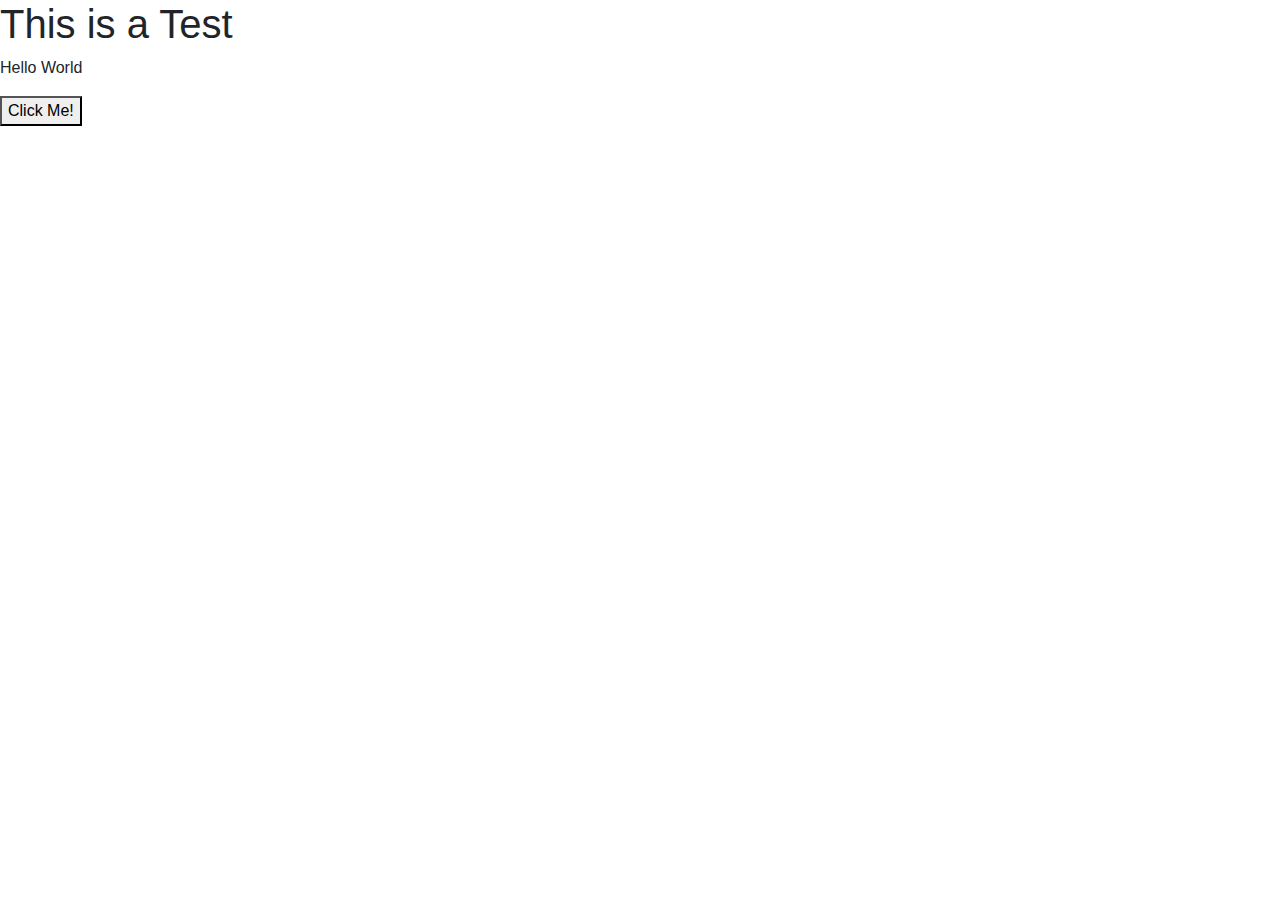
<file: index.html>
<!DOCTYPE html>
<html lang="en">
<head>
    
    <meta charset="UTF-8">
    <meta name="viewport" content="width=device-width, initial-scale=1.0">
    <meta http-equiv="X-UA-Compatible" content="ie=edge">
    <title>Document</title>
    <link rel="stylesheet" href="https://stackpath.bootstrapcdn.com/bootstrap/4.3.1/css/bootstrap.min.css" integrity="sha384-ggOyR0iXCbMQv3Xipma34MD+dH/1fQ784/j6cY/iJTQUOhcWr7x9JvoRxT2MZw1T" crossorigin="anonymous">
    <script src="https://stackpath.bootstrapcdn.com/bootstrap/4.3.1/js/bootstrap.min.js" integrity="sha384-JjSmVgyd0p3pXB1rRibZUAYoIIy6OrQ6VrjIEaFf/nJGzIxFDsf4x0xIM+B07jRM" crossorigin="anonymous"></script>
</head>
<body>
    <h1>This is a Test</h1>
    <p> Hello World</p>
    <button>Click Me!</button>
</body>
</html>
</file>
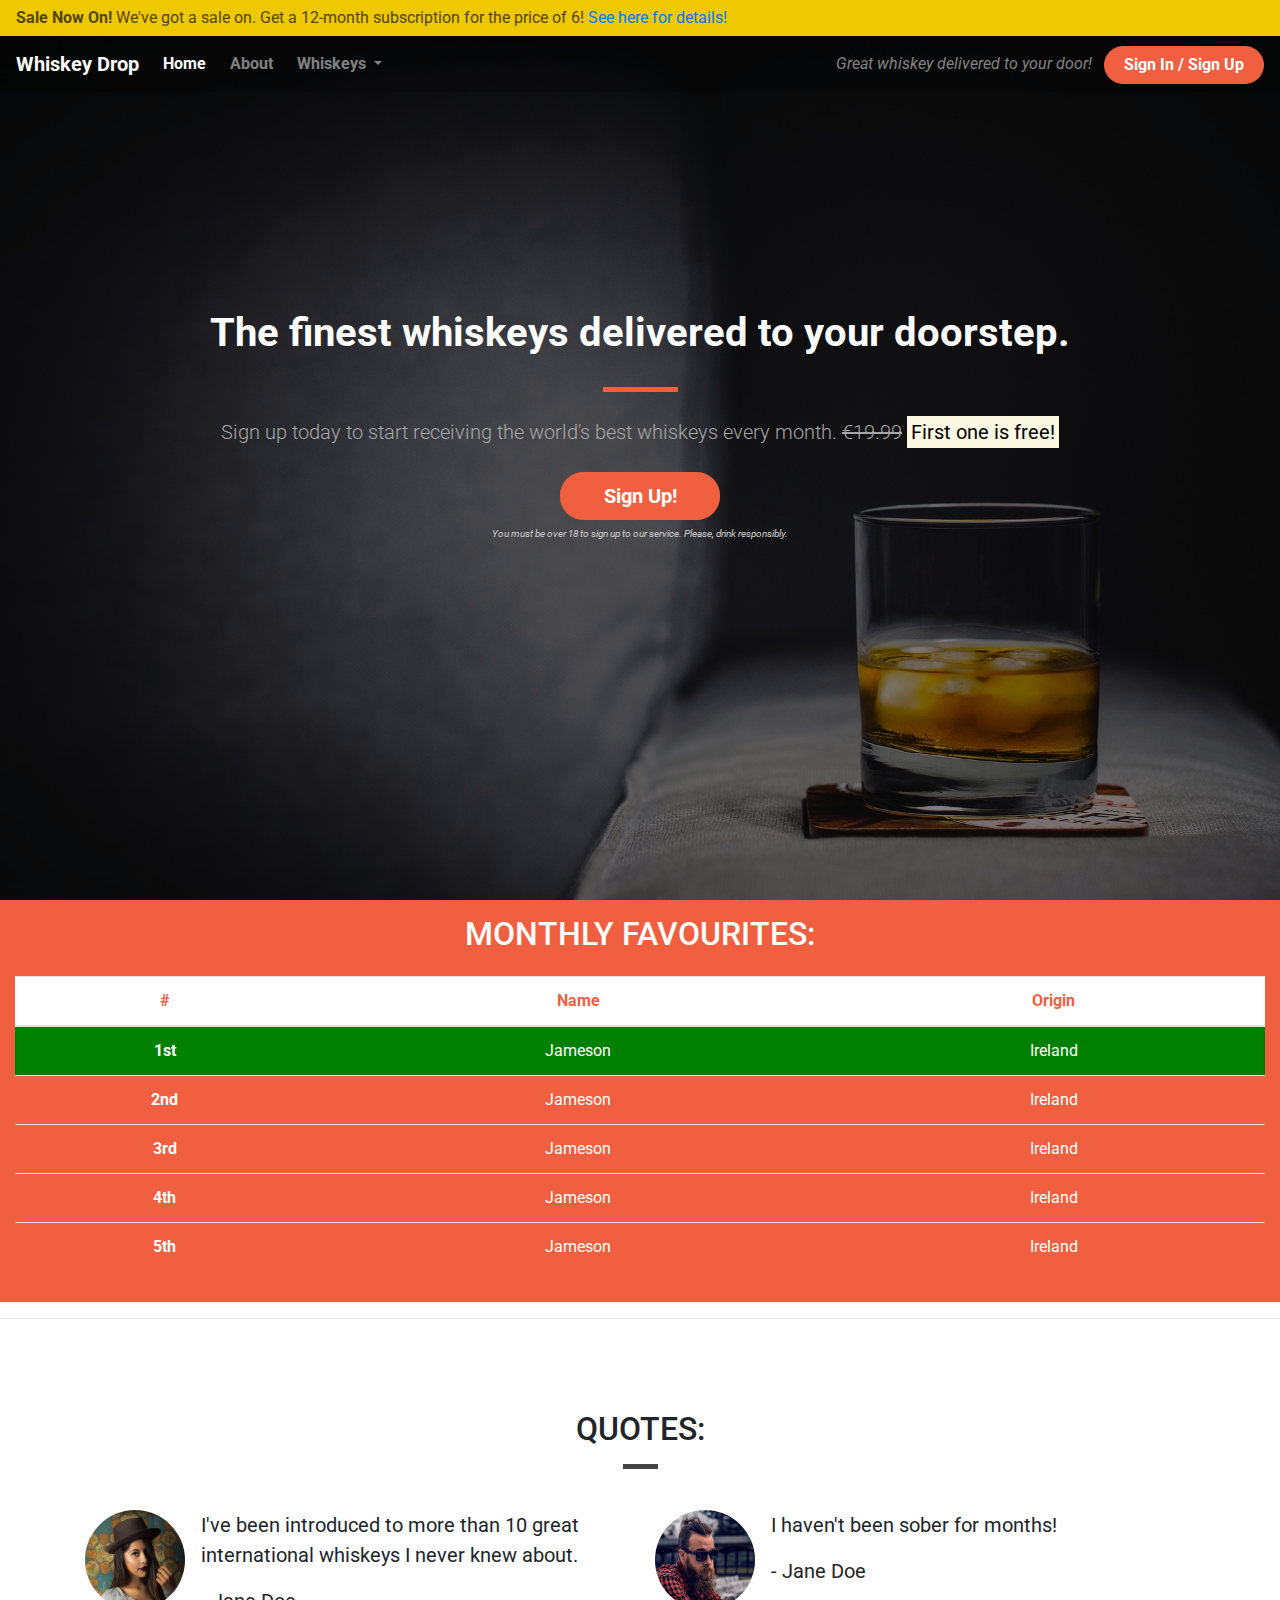
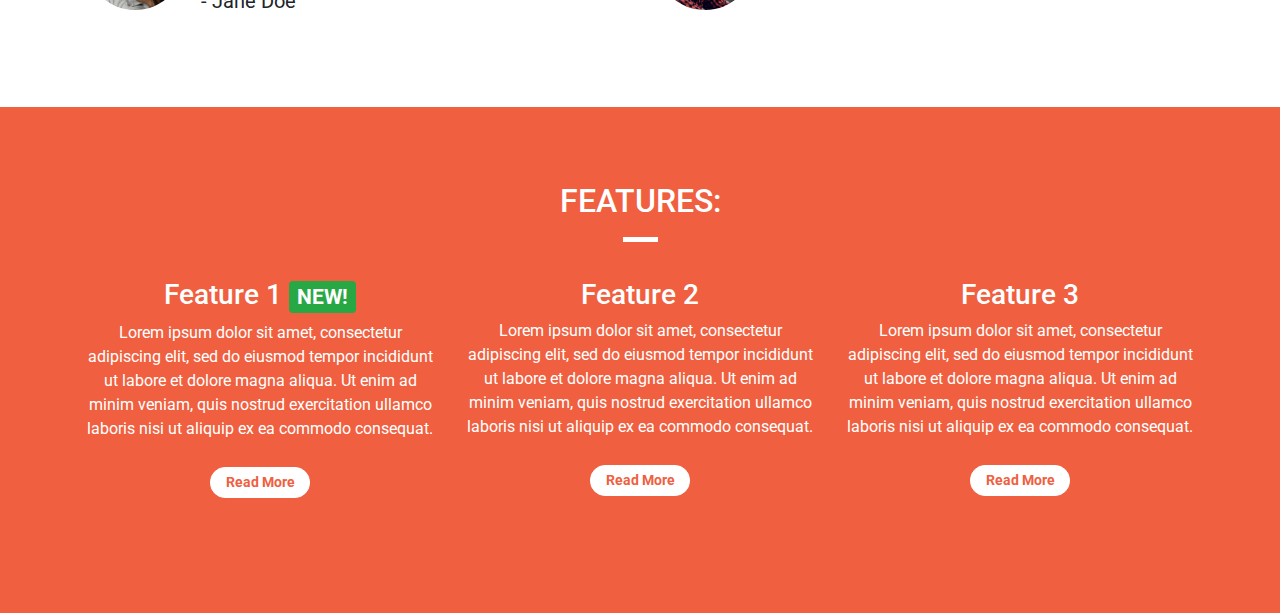
<file: index2.html>
<!DOCTYPE html>
<html lang="en-us">

<head>
    <meta charset="utf-8">
    <title>Whiskey Drop | Taste a new whiskey every month</title>
    <meta name="viewport" content="width=device-width, initial-scale=1.0">
    <link rel="stylesheet" href="https://maxcdn.bootstrapcdn.com/bootstrap/4.1.3/css/bootstrap.min.css">
    <link rel="stylesheet" href="https://use.fontawesome.com/releases/v5.6.1/css/all.css" integrity="sha384-gfdkjb5BdAXd+lj+gudLWI+BXq4IuLW5IT+brZEZsLFm++aCMlF1V92rMkPaX4PP" crossorigin="anonymous">
    <link href="https://fonts.googleapis.com/css?family=Roboto:400,700" rel="stylesheet">
    <link rel="stylesheet" href="css/style.css" type="text/css" />
</head>

<body>
    <div class="container-fluid navalert-container">
        <div class="container-fluid alert-container">
            <div class="row d-none d-sm-block">
                <div class="col-12">
                    <div class="site-wide-alert alert alert-warning">
                        <strong>Sale Now On!</strong> We've got a sale on. Get a 12-month subscription for the price of 6! <a href="">See here for details!</a>
                    </div>
                </div>
            </div>
        </div>
        <nav class="navbar navbar-dark navbar-expand-sm">
            <a href="/" class="navbar-brand">Whiskey Drop</a>

            <button class="navbar-toggler ml-auto" type="button" data-toggle="collapse" data-target="#navbarNavDropdown" aria-controls="navbarNavDropdown" aria-expanded="false" aria-label="Toggle navigation">
        <span class="navbar-toggler-icon"></span></button>

            <div class="collapse navbar-collapse" id="navbarNavDropdown">
                <ul class="navbar-nav mr-auto">
                    <li class="active nav-item mr-2"><a class="nav-link" href="/">Home</a></li>
                    <li class="nav-item mr-2"><a class="nav-link" href="/about">About</a></li>
                    <li class="nav-item dropdown">
                        <a class="nav-link dropdown-toggle" href="#" id="navbarDropdownMenuLink" role="button" data-toggle="dropdown" aria-haspopup="true" aria-expanded="false">
          Whiskeys
        </a>
                        <div class="dropdown-menu" aria-labelledby="navbarDropdownMenuLink">
                            <a class="dropdown-item" href="#">Irish</a>
                            <a class="dropdown-item" href="#">Scotch</a>
                            <a class="dropdown-item" href="#">Japanese</a>
                            <a class="dropdown-item" href="#">American</a>
                        </div>
                    </li>

                    <li class="nav-item mr-2 d-block d-sm-none"><a class="nav-link" href="/login">Sign In / Sign Up</a></li>
                </ul>
            </div>
            <div class="d-none d-md-block">
                <p class="navbar-text my-auto mr-2"><i>Great whiskey delivered to your door!</i></p>
                <a href="/login" class="btn btn--cta btn--red">Sign In / Sign Up</a>
            </div>
        </nav>
    </div>
    <div class="container-fluid callout-container">
        <!-- Callout -->
        <div class="opaque-overlay">&nbsp;</div>
        <div class="row">
            <div class="col-12">
                <section class="callout jumbotron text-center">
                    <h1 class="jumbotron-header">The finest whiskeys delivered to your doorstep.</h1>
                    <hr class="block-divider block-divider--orange">
                    <p class="lead">Sign up today to start receiving the world's best whiskeys every month.
                        <s class="d-none d-sm-inline">€19.99</s>
                        <span class="d-inline d-sm-none"><br></span>
                        <strong><mark>First one is free!</mark></strong></p>
                    <button class="btn btn-lg btn--cta btn--red" data-toggle="modal" data-target="#signUpModal">Sign Up!</button>
                    <p class="text-muted"><small>You must be over 18 to sign up to our service. Please, drink responsibly.</small></p>
                </section>
            </div>
        </div>
        <!-- /.callout -->
    </div>

    <!-- Monthly Favourites -->
    <div class="table-container col-12">
    <section class="monthlyfavs">
    <div class="table-header">      
        <h2 class="text-uppercase">Monthly Favourites:</h2>
        <i class="fa fa-calendar" aria-hidden="true"></i>
    </div>      
    <div class="table-table">    
        <div class="table-">
            <table class="table thead-dark">
                <thead>
                    <tr>
                        <th scope="col">#</th>
                        <th scope="col">Name</th>
                        <th scope="col">Origin</th>
                    </tr>
                </thead>
                <tbody>
                    <tr class="firstplace">
                        <th scope="row">1st</th>
                        <td>Jameson</td>
                        <td>Ireland</td>
                    </tr>
                    <tr>
                        <th scope="row">2nd</th>
                        <td>Jameson</td>
                        <td>Ireland</td>
                    </tr>
                    <tr>
                        <th scope="row">3rd</th>
                        <td>Jameson</td>
                        <td>Ireland</td>
                    </tr>
                    <th scope="row">4th</th>
                    <td>Jameson</td>
                    <td>Ireland</td>
                    </tr>
                    <tr></tr>
                    <th scope="row">5th</th>
                    <td>Jameson</td>
                    <td>Ireland</td>
                    </tr>
                </tbody>
            </table>
            </table>
        </div>
        </div>  
        </section>
        </div>
        <! --/.Monthly Favourites -->
        <hr>

        <!-- Quotes -->
        <div class="container-wrapper">
            <div class="container quotes-container content-container">
                <section class="quotes">
                    <div class="row">
                        <div class="col-12 page-header">
                            <h2 class="text-uppercase">Quotes:</h2>
                            <hr class="block-divider block-divider--short">
                        </div>
                    </div>
                    <div class="row">
                        <div class="col-12 col-md-6">
                            <div class="media">
                                <div class="d-none d-sm-block">
                                    <img src="images/girl-image.png" class="rounded-circle mr-3" height=100 width=100>
                                </div>
                                <div class="media-body">
                                    <blockquote class="blockquote">
                                        <p>I've been introduced to more than 10 great international whiskeys I never knew about.</p>
                                        <p>- Jane Doe</p>
                                    </blockquote>
                                </div>
                            </div>
                        </div>
                        <div class="col-12 col-md-6">
                            <div class="media">
                                <div class="d-none d-sm-block">
                                    <img src="images/guy-image.png" class="rounded-circle mr-3" height=100 width=100>
                                </div>
                                <div class="media-body">
                                    <blockquote class="blockquote">
                                        <p>I haven't been sober for months!</p>
                                        <p>- Jane Doe</p>
                                    </blockquote>
                                </div>
                            </div>
                        </div>
                    </div>
                <!-- /.quotes -->
            </div>
        </div>

        <!-- Features -->
        <div class="container-wrapper container-wrapper--red">
            <div class="container features-container content-container">
                <section class="features">
                    <div class="row">
                        <div class="col-12 page-header">
                            <h2 class="text-uppercase">Features:</h2>
                            <hr class="block-divider block-divider--short block-divider--white">
                        </div>
                    </div>
                    <div class="row">
                        <div class="col-12 col-md-6 col-lg-4">
                            <div class="feature">
                                <h3><i class="fas fa-gift d-none d-sm-block"></i> Feature 1 <span class="badge badge-success">NEW!</span></h3>
                                <p>Lorem ipsum dolor sit amet, consectetur adipiscing elit, sed do eiusmod tempor incididunt ut labore et dolore magna aliqua. Ut enim ad minim veniam, quis nostrud exercitation ullamco laboris nisi ut aliquip ex ea commodo
                                    consequat.
                                </p>
                                <p><a class="btn btn-sm btn-light" href="">Read More</a></p>
                            </div>
                        </div>
                        <div class="col-12 col-md-6 col-lg-4">
                            <div class="feature">
                                <h3><i class="fas fa-credit-card d-none d-sm-block"></i> Feature 2</h3>
                                <p>Lorem ipsum dolor sit amet, consectetur adipiscing elit, sed do eiusmod tempor incididunt ut labore et dolore magna aliqua. Ut enim ad minim veniam, quis nostrud exercitation ullamco laboris nisi ut aliquip ex ea commodo
                                    consequat.
                                </p>
                                <p><a class="btn btn-sm btn-light" href="">Read More</a></p>
                            </div>
                        </div>
                        <div class="col-12 d-md-none d-lg-block col-lg-4">
                            <div class="feature">
                                <h3><i class="fas fa-times-circle d-none d-sm-block"></i> Feature 3</h3>
                                <p>Lorem ipsum dolor sit amet, consectetur adipiscing elit, sed do eiusmod tempor incididunt ut labore et dolore magna aliqua. Ut enim ad minim veniam, quis nostrud exercitation ullamco laboris nisi ut aliquip ex ea commodo
                                    consequat.
                                </p>
                                <p><a class="btn btn-sm btn-light" href="">Read More</a></p>
                            </div>
                        </div>
                    </div>
                </section>
                <!-- /.features -->
            </div>
        </div>

        <div class="modal" tabindex="-1" role="dialog" id="signUpModal">
            <div class="modal-dialog" role="document">
                <div class="modal-content">
                    <div class="modal-header">
                        <h5 class="modal-title">Sign Up To Whiskey Drop!</h5>
                        <button type="button" class="close" data-dismiss="modal" aria-label="Close">
          <span aria-hidden="true">&times;</span>
        </button>
                    </div>
                    <div class="modal-body">
                        <form>
                            <div class="form-group">
                                <label for="exampleInputEmail1">Email address</label>
                                <input type="email" class="form-control" id="exampleInputEmail1" aria-describedby="emailHelp" placeholder="Enter email">
                                <small id="emailHelp" class="form-text text-muted">We'll never share your email with anyone else.</small>
                            </div>
                            <div class="form-group">
                                <label for="password">Password</label>
                                <input type="password" class="form-control" id="password" placeholder="Password">
                            </div>
                            <div class="form-group">
                                <label for="repeatPassword">Repeat Password</label>
                                <input type="password" class="form-control" id="repeatPassword" placeholder="Repeat Password">
                            </div>
                            <button type="submit" class="btn btn-success">Submit</button>
                        </form>
                    </div>
                </div>
            </div>
        </div>

        <script src="https://code.jquery.com/jquery-3.3.1.slim.min.js" integrity="sha384-q8i/X+965DzO0rT7abK41JStQIAqVgRVzpbzo5smXKp4YfRvH+8abtTE1Pi6jizo" crossorigin="anonymous"></script>
        <script src="https://cdnjs.cloudflare.com/ajax/libs/popper.js/1.14.3/umd/popper.min.js" integrity="sha384-ZMP7rVo3mIykV+2+9J3UJ46jBk0WLaUAdn689aCwoqbBJiSnjAK/l8WvCWPIPm49" crossorigin="anonymous"></script>
        <script src="https://stackpath.bootstrapcdn.com/bootstrap/4.1.3/js/bootstrap.min.js" integrity="sha384-ChfqqxuZUCnJSK3+MXmPNIyE6ZbWh2IMqE241rYiqJxyMiZ6OW/JmZQ5stwEULTy" crossorigin="anonymous"></script>
</body>

</html>
</file>
<file: css/style.css>
body {
    font-family: 'Roboto', sans-serif;
}

/* Containers */

.container-wrapper {}

.container-wrapper--red {
    background-color: #f05f40;
    color: white;
}

.alert-container {}

.callout-container {
    height: 100vh;

    background: url('../images/whiskey-background.jpg') no-repeat bottom right fixed;
    -webkit-background-size: cover;
    -moz-background-size: cover;
    -o-background-size: cover;
    background-size: cover;
    
    display: flex;
    align-items: center;
    justify-content: center;

    position: relative;
}

.opaque-overlay {
    position: absolute;
    top: 0;
    left: 0;
    height: 100%;
    width: 100%;
    background-color: rgba(0, 0, 0, 0.5);
}

.content-container {
    padding-top: 75px;
    padding-bottom: 75px;
}

/* Navbar */

.navalert-container {
    position: absolute;
    top: 0;
    left: 0;
    z-index: 1;
    padding-left: 0;
    padding-right: 0;
}

.navbar {
    margin-bottom: 0;
    width: 100%;
    background-color: rgba(0, 0, 0, .25);
    border: 0;
}

.navbar .navbar-toggler {
    border: 0;
}

.navbar .navbar-brand {
    font-weight: bold;
}

.navbar .navbar-nav a {
    font-weight: bold;
}


/* Jumbotron */

.jumbotron {
    background-color: transparent;
}

.jumbotron h1 {
    color: white;
    font-weight: bold;
    margin-bottom: 30px;
    color: white;
}

.jumbotron .lead {
    color: #a7a7a7;
    margin: 25px 0;
}

.jumbotron small {
    font-size: 60%;
    font-style: italic;
    color: #d0d0d0;
}

/* Block dividers */

.block-divider {
    width: 75px;
    height: 5px;
    border: 0;
    background-color: #444;
}

.block-divider--orange {
    background-color: #f05f40;
}

.block-divider--white {
    background-color: white;
}

.block-divider--short {
    width: 35px;
}

/* Buttons */

.btn--cta {
    font-weight: bold;
    border-radius: 23px;
    width: 160px;
}

.btn--red {
    color: white;
    background-color: #f05f40;
    border-color: #f05f40;
}

.btn--red:hover,
.btn--red:active,
.btn--red:focus,
.btn--red:active:focus {
    background-color: #df4929;
    border-color: #df4929;
    color: white;
}

/* Alert */

.alert-container .col-12 {
    padding-left: 0;
    padding-right: 0;
}

.site-wide-alert {
    color: #544600;
    background-color: #eec802;
    border-color: #eec802;
    padding: 5px 15px;
    margin-bottom: 0;
    border: 1px solid transparent;
    border-radius: 0;
}

/* Page Headers */

.page-header {
    margin-bottom: 0;
    border-bottom: 0;
    text-align: center;
}

.page-header h2 {
    margin-top: 0;
}

/* Quotes */

.quotes .page-header {
    margin-bottom: 25px;
}

/* Features */

.feature {
    text-align: center;
    margin-bottom: 40px;
}

.feature i {
    margin-bottom: 20px;
    font-size: 45px;
    line-height: 45px;
}

.feature .btn {
    background-color: white;
    border-color: white;
    border-radius: 15px;
    min-width: 100px;
    font-weight: bold;
    margin-top: 10px;
    color: #f05f40;
}

/* Monthly Favourites */

.table-header {
    color: white;
    text-align: center;
    padding: 15px;
}

.table-container {
    background-color: #f05f40;
    padding-bottom: 15px;
    padding-right: 15px;
    color:white;
    text-align: center;
    min-width: 600px;
}

.table-header {
    color: white;
    text-align: center;
    padding: 15px;
}


thead {
    background-color: #fff;
    color: #f05f40;
}

.firstplace {
    background-color: green;
}
</file>
